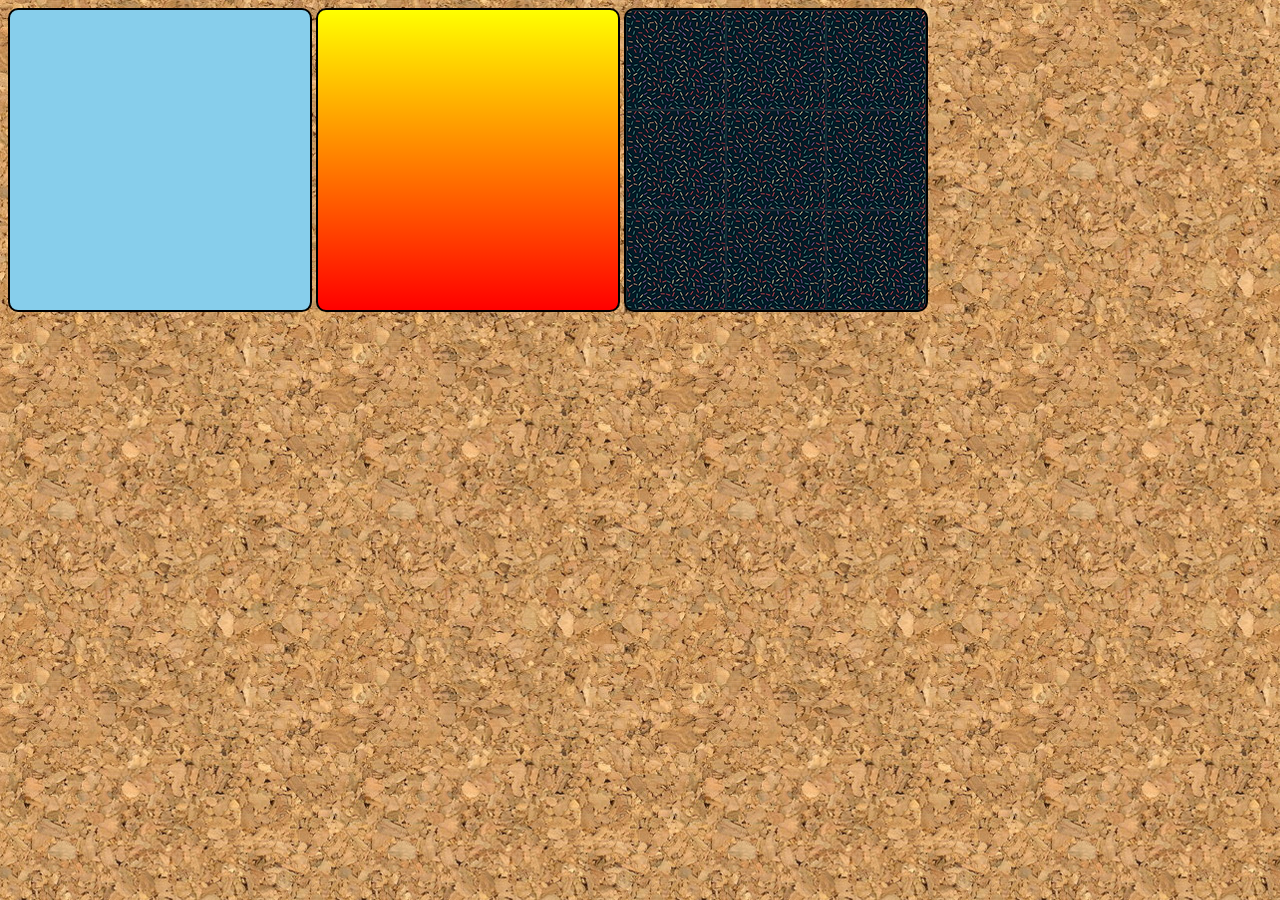
<file: index.html>
<!DOCTYPE html>
<html lang="pt-br">
<head>
    <meta charset="UTF-8">
    <meta http-equiv="X-UA-Compatible" content="IE=edge">
    <meta name="viewport" content="width=device-width, initial-scale=1.0">
    <title>Trabalhando com imagens de fundo</title>
    <style>
        body {
            background-image: url(imagens/wallpaper001.jpg);
        }
        div.quadrado {
            display: inline-block;
            border: 2px solid black;
            border-radius: 10px;
            background-color: lightgray;
            width:300px;
            height: 300px;
        }
        div#q1 {
            background-color: skyblue;

        }
        div#q2 {
            background-image: linear-gradient(to bottom, yellow,red);

        }
        div#q3 {
            background-image: url(imagens/pattern001.png);

        }
    </style>
</head>
<body>
    <div  class="quadrado" id="q1">

    </div >
    <div class="quadrado" id="q2">

    </div >
    <div class="quadrado" id="q3">

    </div>    
</body>
</html>
</file>
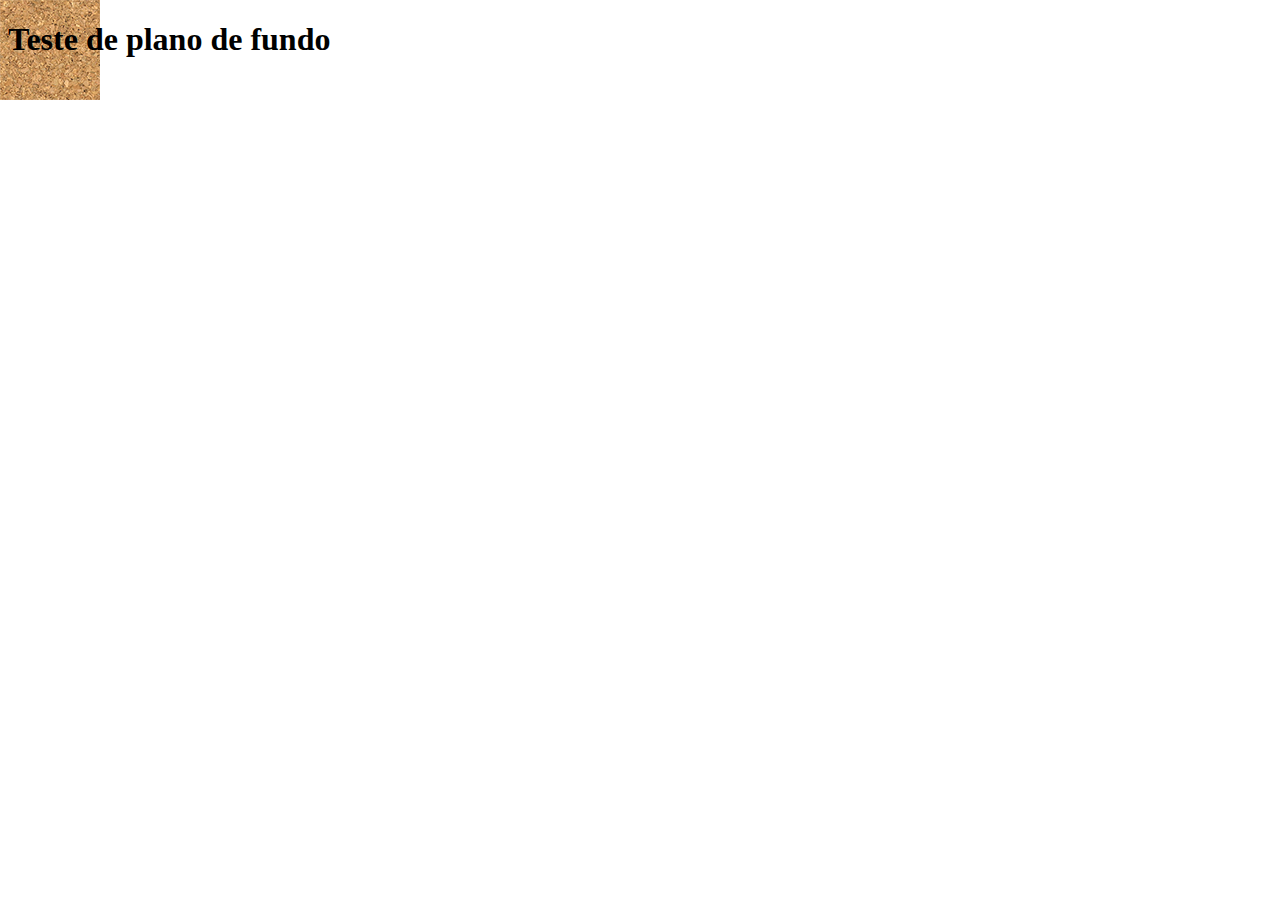
<file: fotos de fundo.html>
<!DOCTYPE html>
<html lang="pt-br">
<head>
    <meta charset="UTF-8">
    <meta http-equiv="X-UA-Compatible" content="IE=edge">
    <meta name="viewport" content="width=device-width, initial-scale=1.0">
    <title>Imagens de fundo</title>
    <style>
        body {

            background-image: url(imagens/pattern004.png);
            background-size: 100px 100px;
            background-repeat: no-repeat;

        }
    </style>
</head>
<body>
    <h1> Teste de plano de fundo</h1>
    
</body>
</html>
</file>
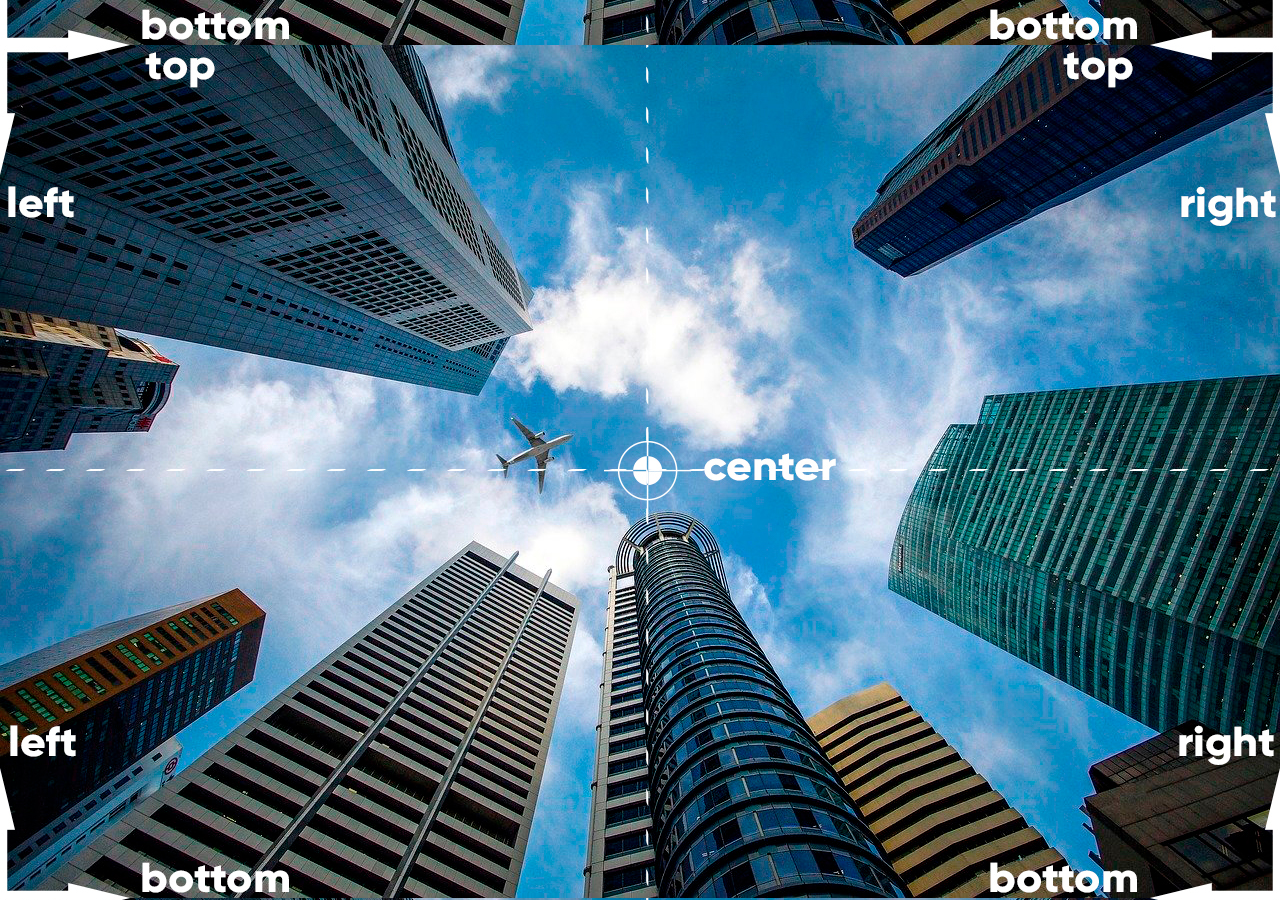
<file: fundo05.html>
<!DOCTYPE html>
<html lang="pt-br">
<head>
    <meta charset="UTF-8">
    <meta http-equiv="X-UA-Compatible" content="IE=edge">
    <meta name="viewport" content="width=device-width, initial-scale=1.0">
    <title>Posicionamentos 05</title>
    <style>
        body {
            height: 98vh;
            background-image: url('imagens/wallpaper003.jpg');
            background-position:  right bottom;
        }
    </style>
</head>
<body>
    
</body>
</html>
</file>
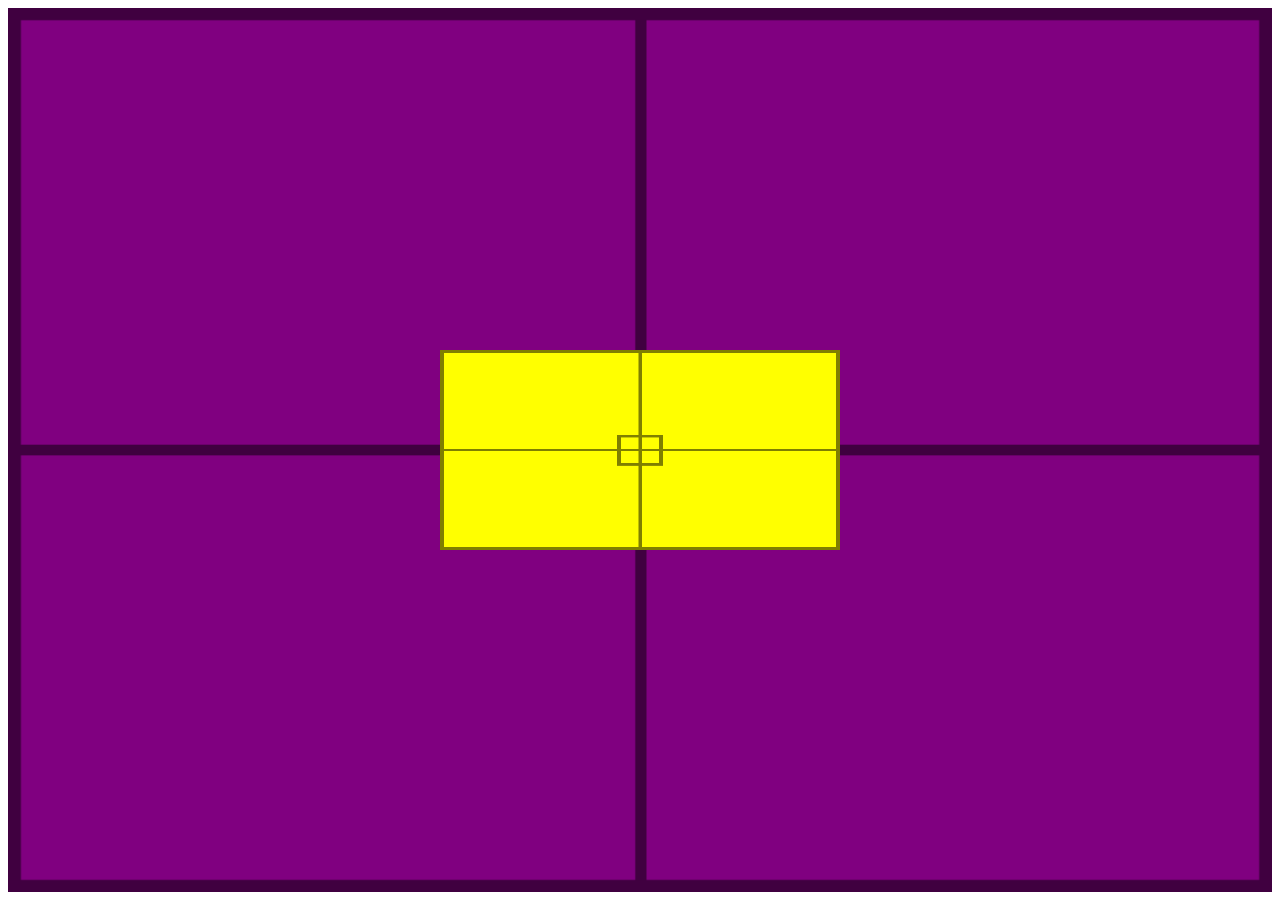
<file: fundo07.html>
<!DOCTYPE html>
<html lang="pt-br">
<head>
    <meta charset="UTF-8">
    <meta http-equiv="X-UA-Compatible" content="IE=edge">
    <meta name="viewport" content="width=device-width, initial-scale=1.0">
    <title>Alinhamento vertical</title>
    <style>
        #container {
            background-image: url('imagens/target001.png');
            background-size: 100% 100%;
            position: relative;
            height: 96vh;
            padding: 10px;
            background-color: purple;
        }

        #conteudo {
            background-image: url('imagens/target001.png');
            background-size: 100% 100%;
            position: absolute;
            height: 200px;
            width: 400px;
            background-color: yellow;
            

            left: 50%;
            top: 50%;
            transform: translate(-50%, -50%
            );

        }
    </style>
</head>
<body>
    <section id="container">
        <article id="conteudo">


        </article>
    </section>
    
</body>
</html>
</file>
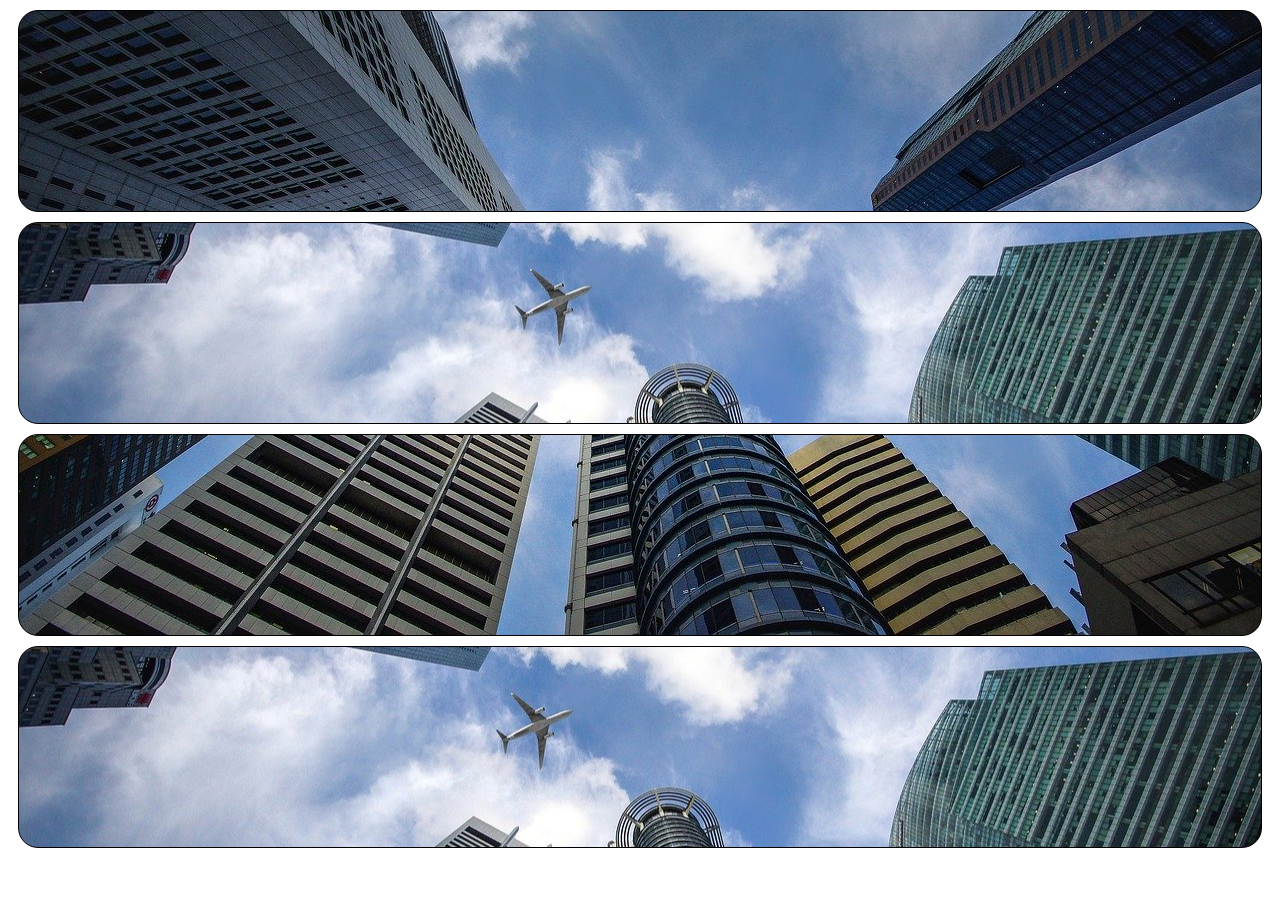
<file: fundos.html>
<!DOCTYPE html>
<html lang="pt-br">
<head>
    <meta charset="UTF-8">
    <meta http-equiv="X-UA-Compatible" content="IE=edge">
    <meta name="viewport" content="width=device-width, initial-scale=1.0">
    <title> Posição dos  fundos 03 </title>
    <style>
        div.bloco {
            background-image: url('imagens/wallpaper002.jpg');
            height: 200px;
            border: 1px solid black;
            border-radius: 20px;
            margin: 10px;

        }

        div#q1 {
            background-position: left top;

        }
        div#q2 {
            background-position: left center;
        }
        div#q3 {
            background-position: right bottom;
        }
        div#q4 {
            background-position: center center;
        }
        
    </style>
</head>
<body>
    <div class="bloco"id="q1">

    </div>
    <div class="bloco" id="q2">

    </div>
    <div class="bloco"id="q3">

    </div>
    <div class="bloco"id="q4">

    </div>

</body>
</html>
</file>
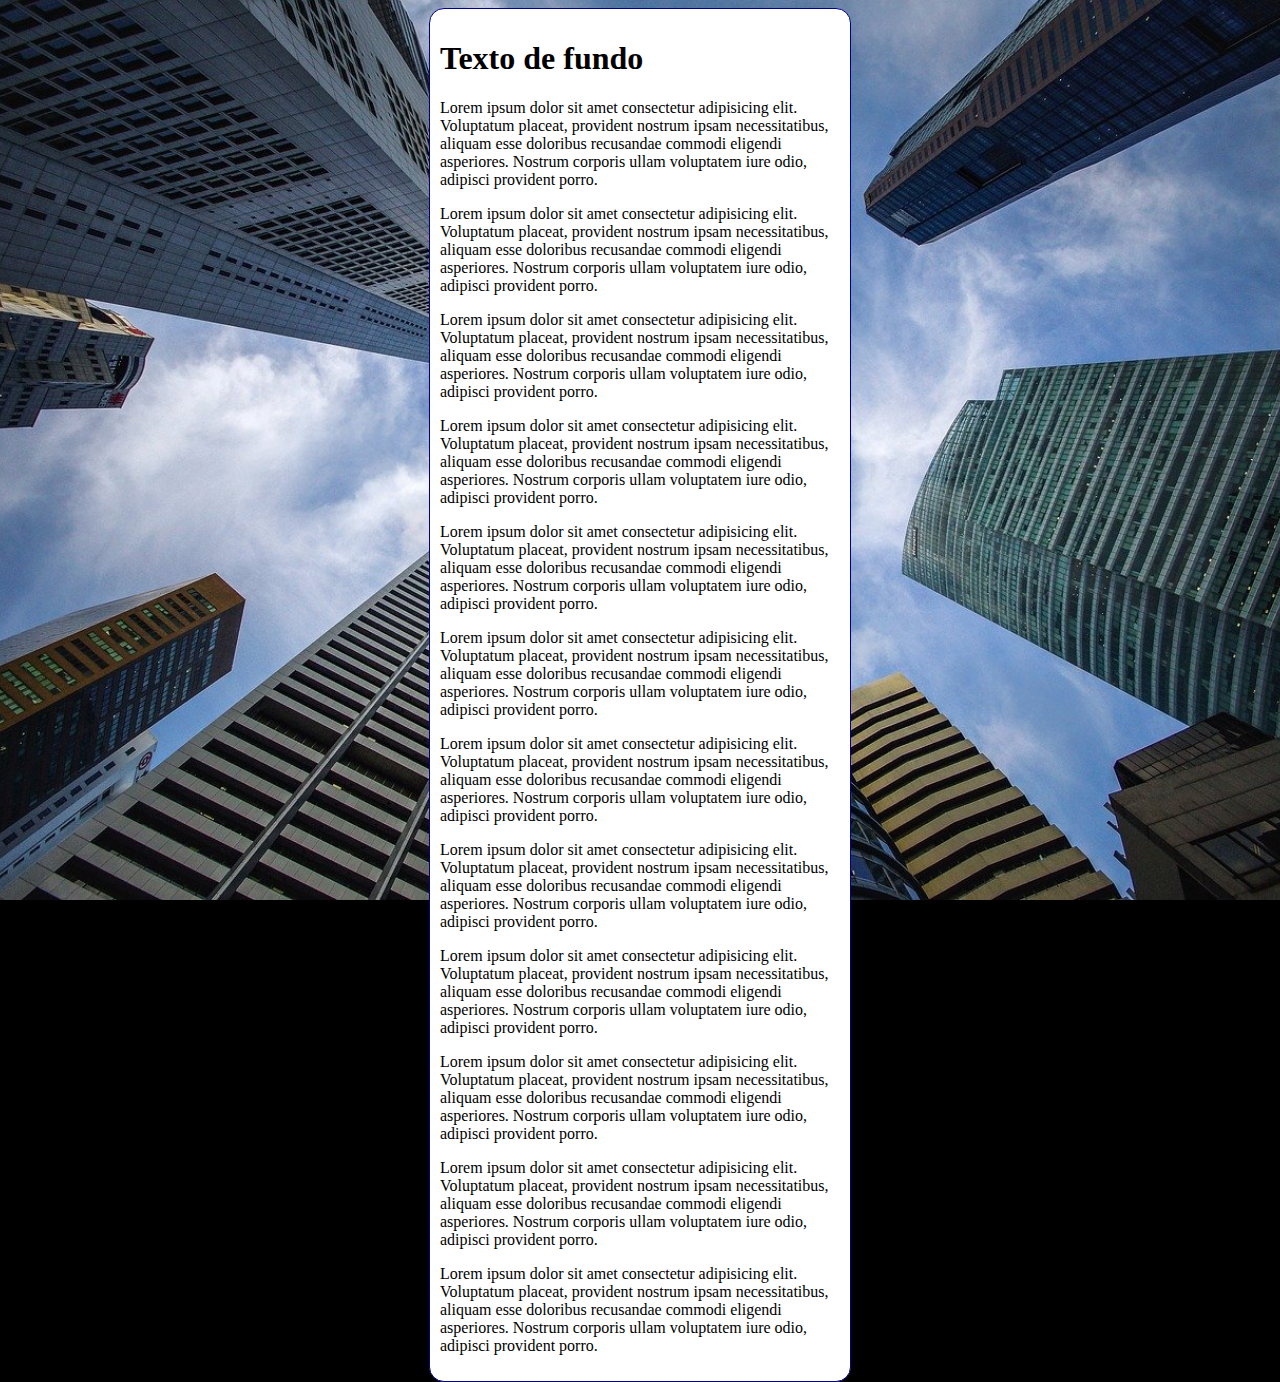
<file: fundos06.html>
<!DOCTYPE html>
<html lang="en">
<head>
    <meta charset="UTF-8">
    <meta http-equiv="X-UA-Compatible" content="IE=edge">
    <meta name="viewport" content="width=device-width, initial-scale=1.0">
    <title>fundos 06</title>
    <style>
        body {
            height: 100vh;
           /* background-color: black;
            background-image: url(imagens/wallpaper002.jpg);
            background-position: center center;
            background-repeat: no-repeat;
            background-size: cover;
            background-attachment: fixed;*/
          
            /* shorthand - background
                color > image > position > repeat > size >
                attachment

            */
            background: black url('imagens/wallpaper002.jpg') center center no-repeat  fixed;
            background-size: cover;
        }

        main {
            background-color: white;
            max-width:400px;
            padding: 10px;
            margin: auto;
            border: 1px solid darkblue;
            border-radius: 15px;


        }
    </style>
</head>
<body>
    <main>
        <h1>Texto de fundo</h1>
        <p>Lorem ipsum dolor sit amet consectetur adipisicing elit. Voluptatum placeat, provident nostrum ipsam necessitatibus, aliquam esse doloribus recusandae commodi eligendi asperiores. Nostrum corporis ullam voluptatem iure odio, adipisci provident porro.</p>
        <p>Lorem ipsum dolor sit amet consectetur adipisicing elit. Voluptatum placeat, provident nostrum ipsam necessitatibus, aliquam esse doloribus recusandae commodi eligendi asperiores. Nostrum corporis ullam voluptatem iure odio, adipisci provident porro.</p>
        <p>Lorem ipsum dolor sit amet consectetur adipisicing elit. Voluptatum placeat, provident nostrum ipsam necessitatibus, aliquam esse doloribus recusandae commodi eligendi asperiores. Nostrum corporis ullam voluptatem iure odio, adipisci provident porro.</p>
        <p>Lorem ipsum dolor sit amet consectetur adipisicing elit. Voluptatum placeat, provident nostrum ipsam necessitatibus, aliquam esse doloribus recusandae commodi eligendi asperiores. Nostrum corporis ullam voluptatem iure odio, adipisci provident porro.</p>
        <p>Lorem ipsum dolor sit amet consectetur adipisicing elit. Voluptatum placeat, provident nostrum ipsam necessitatibus, aliquam esse doloribus recusandae commodi eligendi asperiores. Nostrum corporis ullam voluptatem iure odio, adipisci provident porro.</p>
        <p>Lorem ipsum dolor sit amet consectetur adipisicing elit. Voluptatum placeat, provident nostrum ipsam necessitatibus, aliquam esse doloribus recusandae commodi eligendi asperiores. Nostrum corporis ullam voluptatem iure odio, adipisci provident porro.</p>
        <p>Lorem ipsum dolor sit amet consectetur adipisicing elit. Voluptatum placeat, provident nostrum ipsam necessitatibus, aliquam esse doloribus recusandae commodi eligendi asperiores. Nostrum corporis ullam voluptatem iure odio, adipisci provident porro.</p>
        <p>Lorem ipsum dolor sit amet consectetur adipisicing elit. Voluptatum placeat, provident nostrum ipsam necessitatibus, aliquam esse doloribus recusandae commodi eligendi asperiores. Nostrum corporis ullam voluptatem iure odio, adipisci provident porro.</p>
        <p>Lorem ipsum dolor sit amet consectetur adipisicing elit. Voluptatum placeat, provident nostrum ipsam necessitatibus, aliquam esse doloribus recusandae commodi eligendi asperiores. Nostrum corporis ullam voluptatem iure odio, adipisci provident porro.</p>
        <p>Lorem ipsum dolor sit amet consectetur adipisicing elit. Voluptatum placeat, provident nostrum ipsam necessitatibus, aliquam esse doloribus recusandae commodi eligendi asperiores. Nostrum corporis ullam voluptatem iure odio, adipisci provident porro.</p>
        <p>Lorem ipsum dolor sit amet consectetur adipisicing elit. Voluptatum placeat, provident nostrum ipsam necessitatibus, aliquam esse doloribus recusandae commodi eligendi asperiores. Nostrum corporis ullam voluptatem iure odio, adipisci provident porro.</p>
        <p>Lorem ipsum dolor sit amet consectetur adipisicing elit. Voluptatum placeat, provident nostrum ipsam necessitatibus, aliquam esse doloribus recusandae commodi eligendi asperiores. Nostrum corporis ullam voluptatem iure odio, adipisci provident porro.</p>
    </main>
    
</body>
</html>
</file>
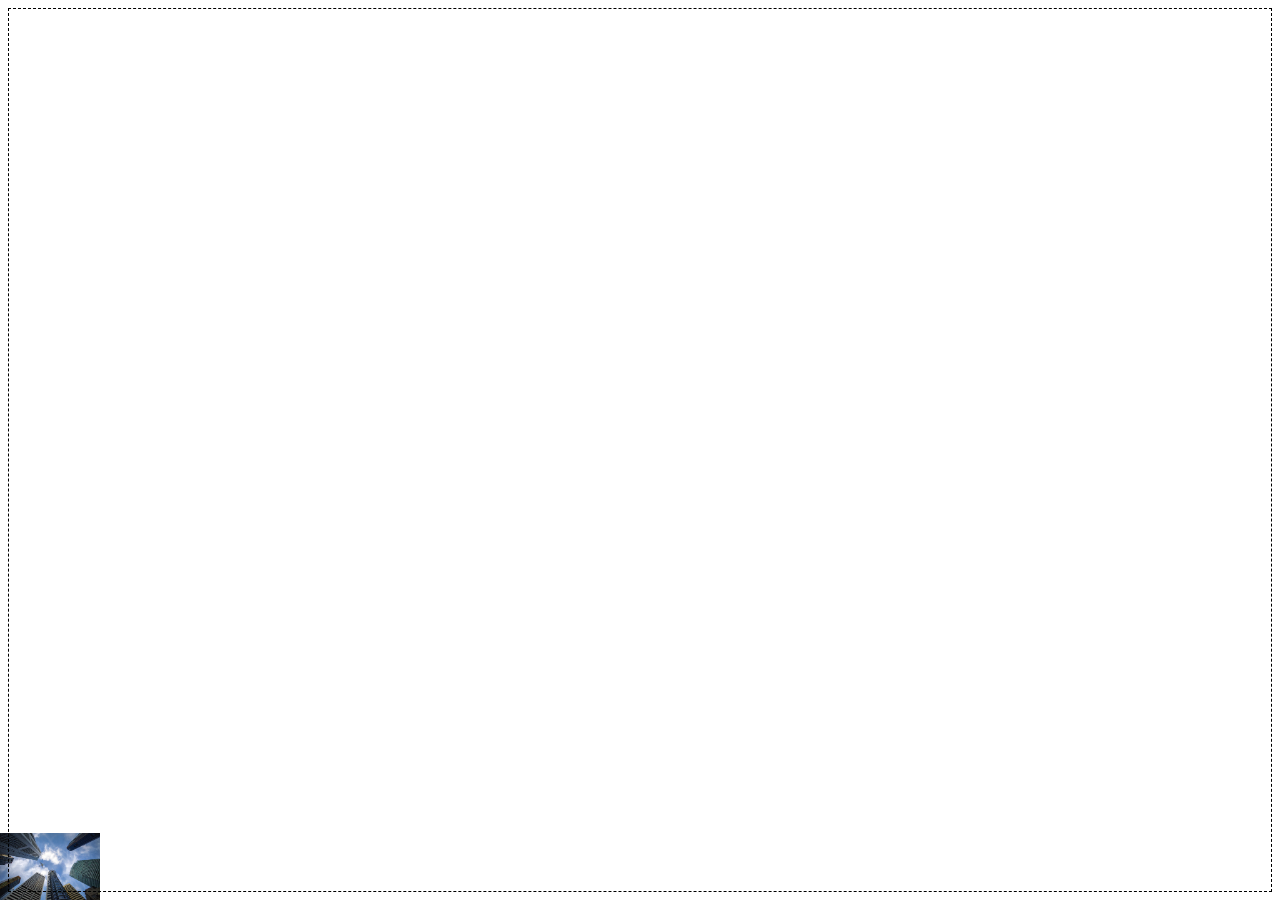
<file: posicionamentos.html>
<!DOCTYPE html>
<html lang="pt-br">
<head>
    <meta charset="UTF-8">
    <meta http-equiv="X-UA-Compatible" content="IE=edge">
    <meta name="viewport" content="width=device-width, initial-scale=1.0">
    <title>Posicionamentos 04</title>
    <style>
        body {
            height: 98vh;
            border: 1px dashed black;
            background-image: url('imagens/wallpaper002.jpg');
            background-size: 100px;
            background-repeat: no-repeat;
            background-position: left bottom;
        }
    </style>
</head>
<body>
    
</body>
</html>
</file>
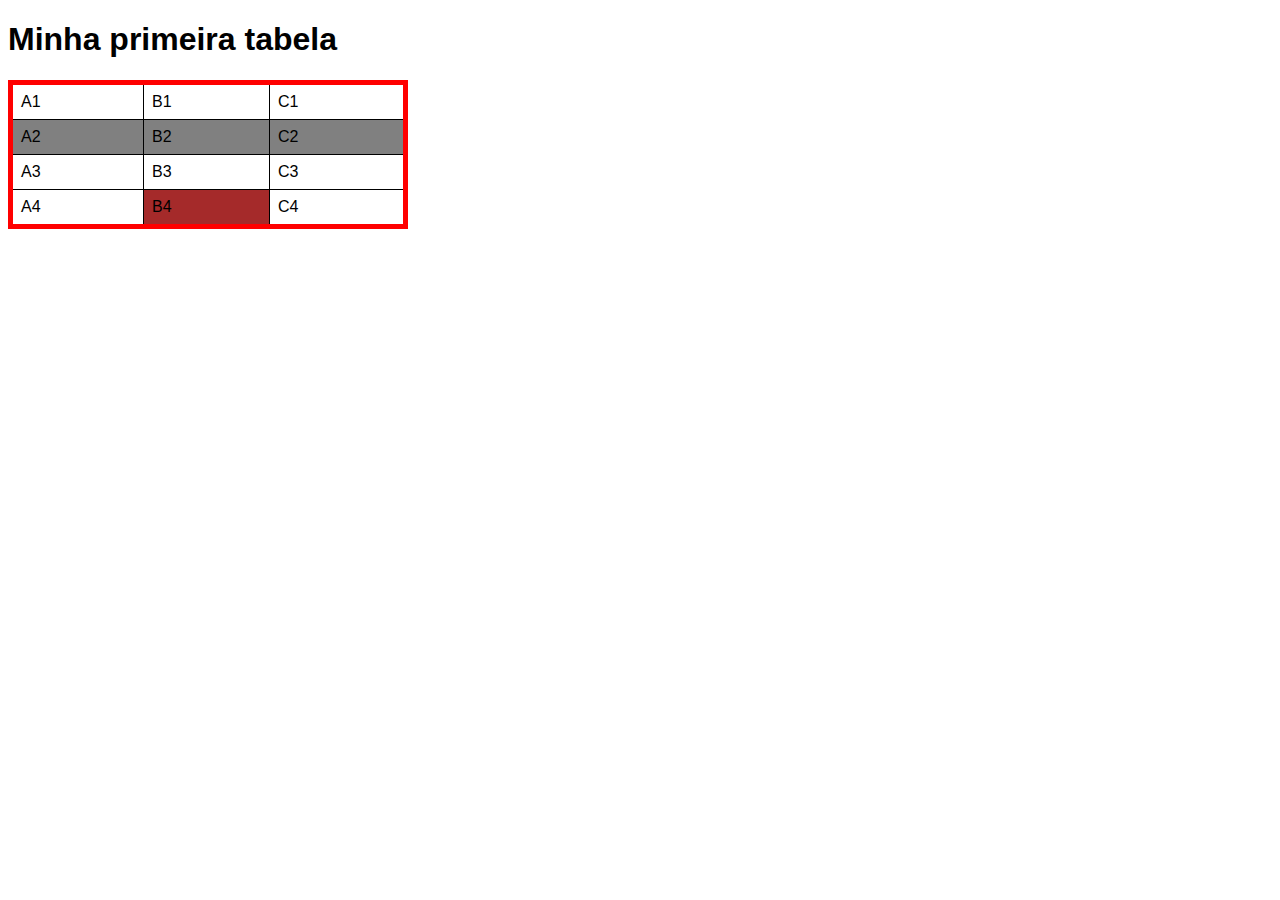
<file: ex23/tabela.html>
<!DOCTYPE html>
<html lang="pt-br">
<head>
    <meta charset="UTF-8">
    <meta http-equiv="X-UA-Compatible" content="IE=edge">
    <meta name="viewport" content="width=device-width, initial-scale=1.0">
    <title>Tabelas</title>
    <style>
        body {
            font-family: Arial, Helvetica, sans-serif;
        }
        table {
            width: 400px;
            border-collapse: collapse;
            border: 5px solid red;
        }
        tr.linha {
            background-color: gray;
        }
        td.dado {
            background-color: brown;
        }
        td {
             border: 1px solid black;
             padding: 8px;
        }
    </style>
</head>
<body>
    <h1>Minha primeira tabela</h1>
      <!--
            HIERRAQUIA DE TABELAS.
            TABLE = TABELA
            TABLE ROW = LINHA DE TABELA
            TABLE HEADER= CABEÇALHO DE TABELA
            TABLE DATA=DADO DE TGABELA.
        -->
    <table>
      <TR>
        <TD>A1</TD>
        <TD>B1</TD>
        <TD>C1</TD>

      </TR>
      <TR class="linha
      ">
        <TD>A2</TD>
        <TD>B2</TD>
        <TD>C2</TD>
      </TR>
      <TR>
        <TD>A3</TD>
        <TD>B3</TD>
        <TD>C3</TD>
      </TR>
      <TR>
        <TD>A4</TD>
        <TD class="dado">B4</TD>
        <TD>C4</TD>
      </TR>
    </table>
    
</body>
</html>
</file>
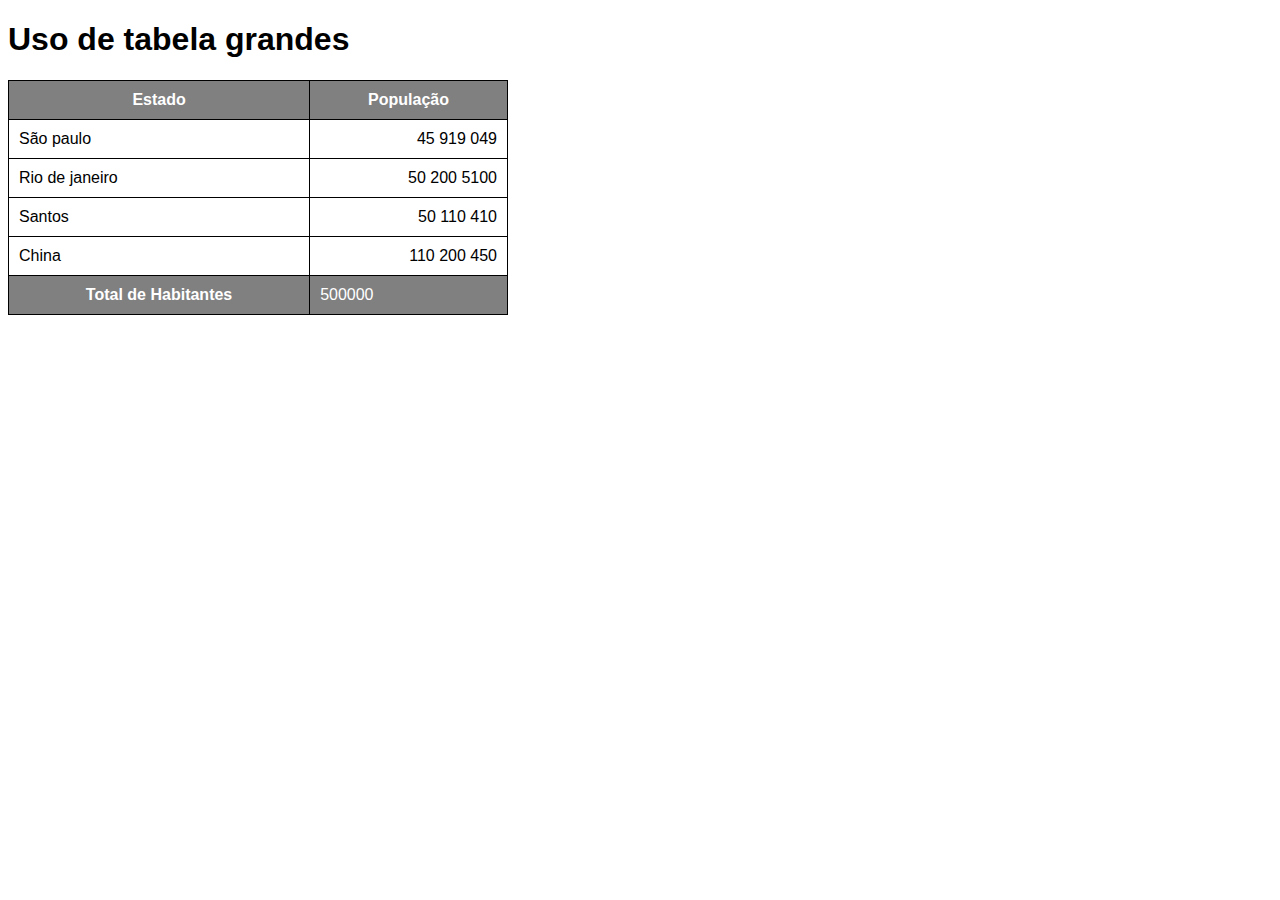
<file: ex23/tabela02.html>
<!DOCTYPE html>
<html lang="pt-br">
<head>
    <meta charset="UTF-8">
    <meta http-equiv="X-UA-Compatible" content="IE=edge">
    <meta name="viewport" content="width=device-width, initial-scale=1.0">
    <title>Tabela</title>
    <style>
        body {
            font-family: Arial, Helvetica, sans-serif;
        }
        table {
            width: 500px;
            border-collapse: collapse;
        }
        td,th {
            border: 1px solid black;
            padding: 10px;
        }
        thead ,tfoot {
            background-color: gray;
            color: white;
        }
        td.num {
            text-align: right;

        }
        
    </style>
</head>
<body>
    <h1>Uso de tabela grandes</h1>
    <!--
        Anatomina para tabelas grandes 
        TABLE
        thead
        tr,td,tm
        tbooy
        tr,td,tm
        tfoot
        tr,td,tm
    -->
    <table>
        <thead>
            <tr>
                <th>Estado</th>
                <th>População</th>
            </tr>
        </thead>
        <tbody>
            <tr>
                <td>São paulo</td>
                <td class="num">45 919 049</td>
                <tr>
                    <td>Rio de janeiro</td>
                    <td class="num">50 200 5100</td>
                    
                </tr>
                <tr>
                    <td>Santos</td>
                    <td class="num">50 110 410</td>
                </tr>
                <tr>
                    <td>China</td>
                    <td class="num">110 200 450</td>
                </tr>
            </tr>
        </tbody>
        <tfoot>
            <tr>
                <th>Total de Habitantes </th>
                <td>500000</td>
            </tr>

        </tfoot>
    </table>
    
</body>
</html>
</file>
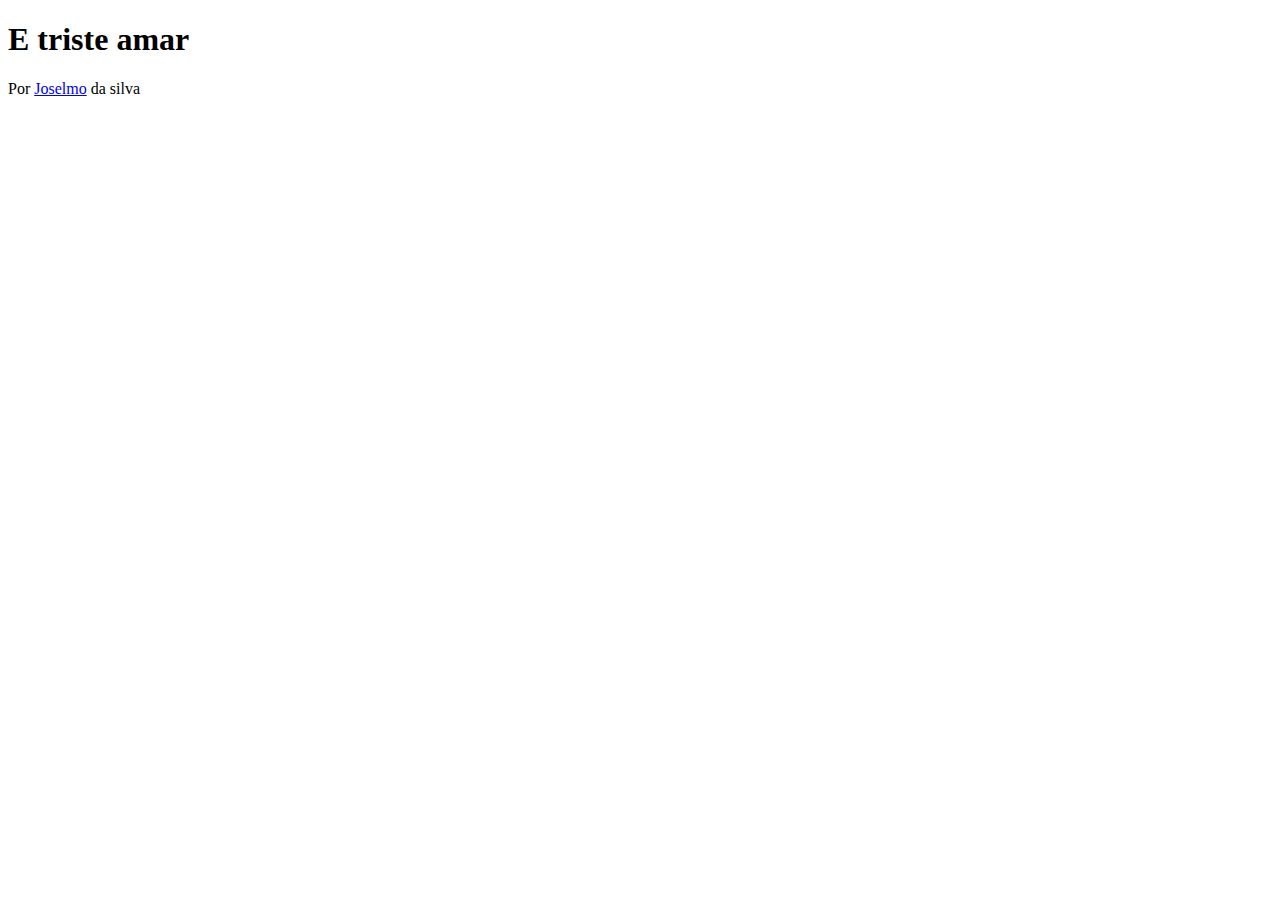
<file: poema/poema.html>
<!DOCTYPE html>
<html lang="pt-br">
<head>
    <meta charset="UTF-8">
    <meta http-equiv="X-UA-Compatible" content="IE=edge">
    <meta name="viewport" content="width=device-width, initial-scale=1.0">
    <title>Poema</title>
</head>
<body>
    <header>
        <h1>E triste amar</h1>

        <p> 
            Por <a href="https://github.com/joselmosilva" target="_blank">Joselmo</a> da silva
        </p>

    </header>
    
</body>
</html>
</file>
